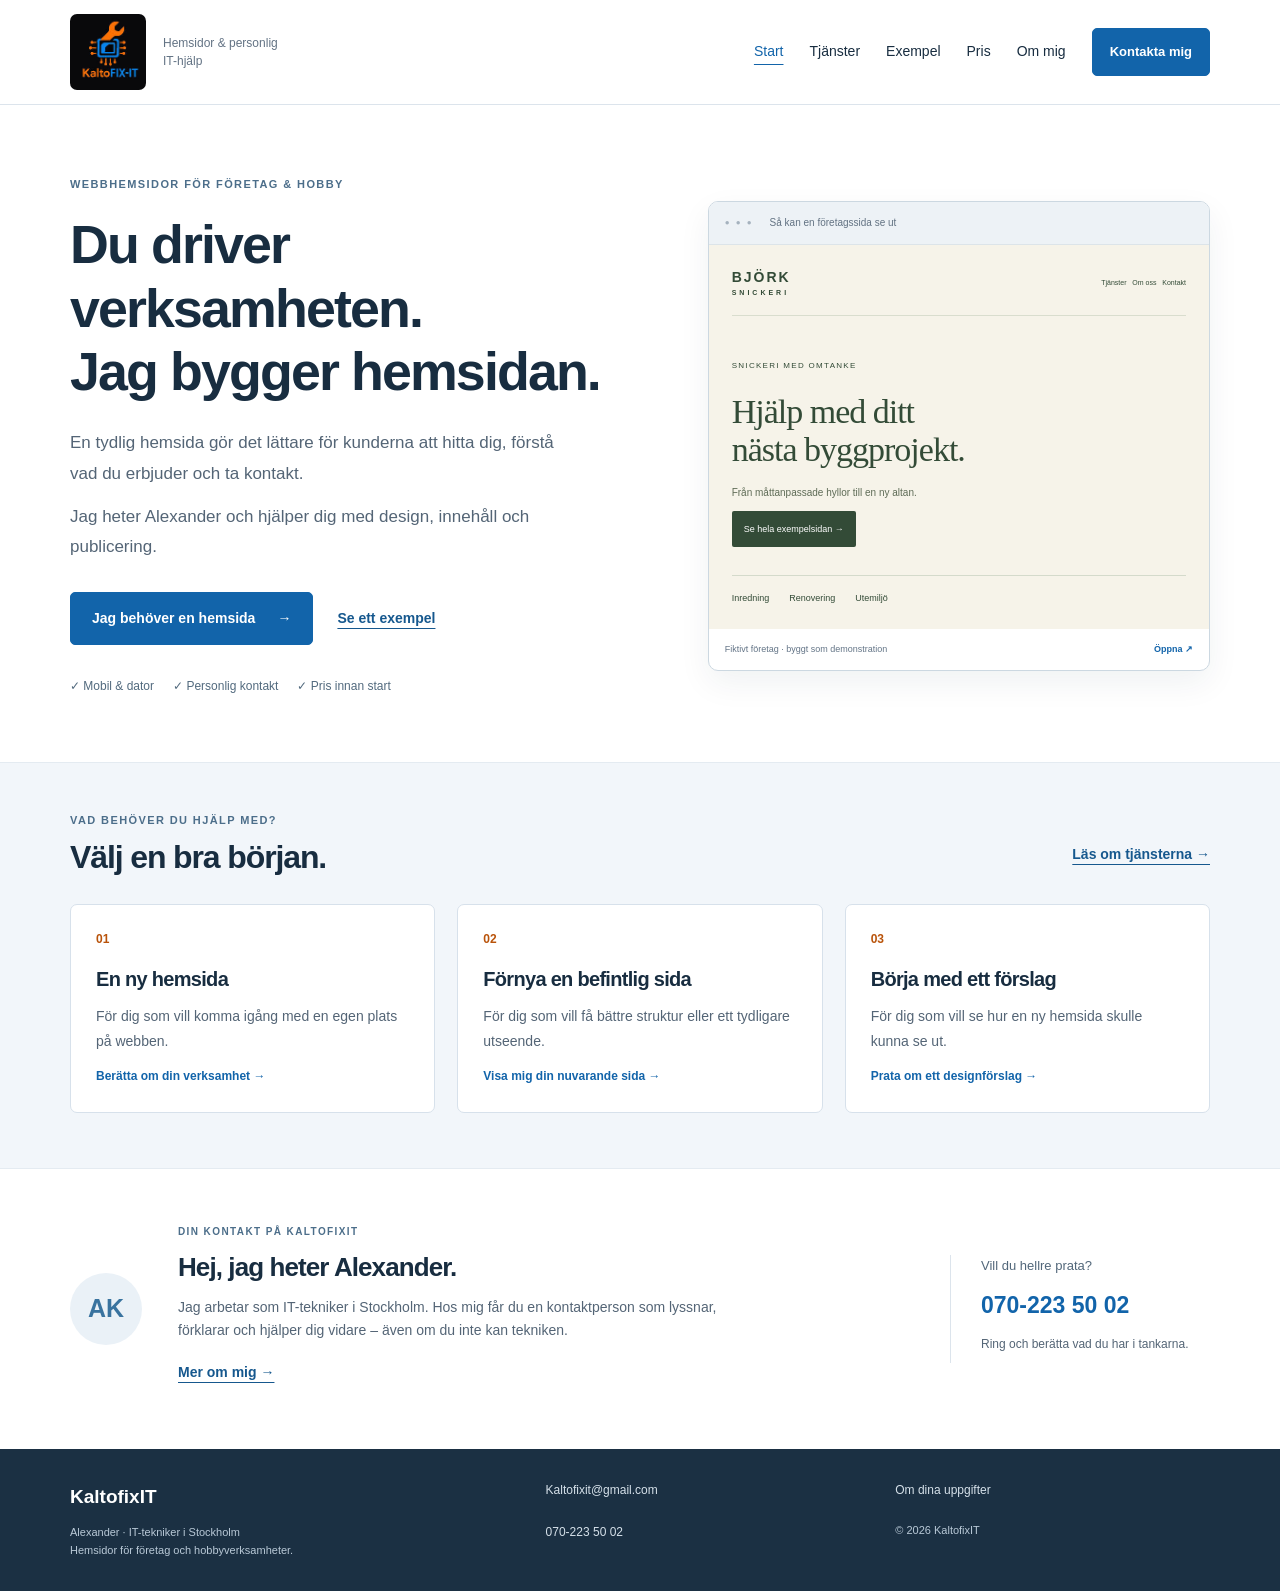
<file: index.html>
<!doctype html><html lang="sv"><head><meta charset="utf-8"><meta name="viewport" content="width=device-width, initial-scale=1"><meta name="description" content="Alexander på KaltofixIT bygger hemsidor för små och medelstora företag och hobbyverksamheter. Personlig kontakt och tydligt upplägg."><meta name="theme-color" content="#ffffff"><title>Hemsidor för mindre företag – KaltofixIT</title><link rel="icon" href="logo.png"><link rel="stylesheet" href="site.css"><script src="settings.js" defer></script><script src="contact.js" defer></script><script src="site.js" defer></script></head><body><a class="skip" href="#main">Hoppa till innehållet</a><header><div class="container header-row"><a class="identity" href="index.html" aria-label="KaltofixIT startsida"><img src="logo.png" width="160" height="160" alt="KaltofixIT"><span>Hemsidor & personlig IT-hjälp</span></a><button class="menu-button" aria-expanded="false" aria-controls="nav">Meny</button><nav id="nav" aria-label="Huvudmeny"><a href="index.html" aria-current="page">Start</a><a href="tjanster.html">Tjänster</a><a href="projekt.html">Exempel</a><a href="pris.html">Pris</a><a href="om-oss.html">Om mig</a><a class="btn small" href="kontakt.html">Kontakta mig</a></nav></div></header><main id="main"><section class="container intro"><div class="intro-copy"><span class="kicker">WEBBHEMSIDOR FÖR FÖRETAG & HOBBY</span><h1>Du driver verksamheten.<br>Jag bygger hemsidan.</h1><p>En tydlig hemsida gör det lättare för kunderna att hitta dig, förstå vad du erbjuder och ta kontakt.</p><p>Jag heter Alexander och hjälper dig med design, innehåll och publicering.</p><div class="buttons"><a class="btn" href="kontakt.html">Jag behöver en hemsida <span aria-hidden="true">→</span></a><a class="plain-link" href="projekt.html">Se ett exempel</a></div><div class="intro-facts"><span>✓ Mobil & dator</span><span>✓ Personlig kontakt</span><span>✓ Pris innan start</span></div></div><aside class="project-example" aria-label="Exempel på en företagssida"><div class="example-toolbar"><span class="browser-dots" aria-hidden="true">● ● ●</span><span>Så kan en företagssida se ut</span></div><div class="sample-site"><div class="sample-nav"><b>BJÖRK<span>SNICKERI</span></b><span>Tjänster &nbsp; Om oss &nbsp; Kontakt</span></div><div class="sample-main"><span class="sample-label">SNICKERI MED OMTANKE</span><h2>Hjälp med ditt<br>nästa byggprojekt.</h2><p>Från måttanpassade hyllor till en ny altan.</p><a href="exempel-snickeri.html">Se hela exempelsidan →</a></div><div class="sample-services"><span>Inredning</span><span>Renovering</span><span>Utemiljö</span></div></div><div class="example-caption"><span>Fiktivt företag · byggt som demonstration</span><a href="exempel-snickeri.html" aria-label="Öppna snickeriexemplet">Öppna ↗</a></div></aside></section><section class="service-section"><div class="container"><div class="section-heading"><div><span class="kicker">VAD BEHÖVER DU HJÄLP MED?</span><h2>Välj en bra början.</h2></div><a class="plain-link" href="tjanster.html">Läs om tjänsterna →</a></div><div class="service-options"><a href="kontakt.html?behov=ny"><span class="number">01</span><h3>En ny hemsida</h3><p>För dig som vill komma igång med en egen plats på webben.</p><span class="option-link">Berätta om din verksamhet →</span></a><a href="kontakt.html?behov=fornya"><span class="number">02</span><h3>Förnya en befintlig sida</h3><p>För dig som vill få bättre struktur eller ett tydligare utseende.</p><span class="option-link">Visa mig din nuvarande sida →</span></a><a href="kontakt.html?behov=forslag"><span class="number">03</span><h3>Börja med ett förslag</h3><p>För dig som vill se hur en ny hemsida skulle kunna se ut.</p><span class="option-link">Prata om ett designförslag →</span></a></div></div></section><section class="container personal"><div class="person-mark" aria-hidden="true">AK</div><div><span class="kicker">DIN KONTAKT PÅ KALTOFIXIT</span><h2>Hej, jag heter Alexander.</h2><p>Jag arbetar som IT-tekniker i Stockholm. Hos mig får du en kontaktperson som lyssnar, förklarar och hjälper dig vidare – även om du inte kan tekniken.</p><a class="plain-link" href="om-oss.html">Mer om mig →</a></div><div class="call-card"><span>Vill du hellre prata?</span><a href="tel:+46702235002">070-223 50 02</a><p>Ring och berätta vad du har i tankarna.</p></div></section></main><footer><div class="container footer-grid"><div><b>KaltofixIT</b><p>Alexander · IT-tekniker i Stockholm<br>Hemsidor för företag och hobbyverksamheter.</p></div><div class="footer-contact"><a href="mailto:Kaltofixit@gmail.com">Kaltofixit@gmail.com</a><a href="tel:+46702235002">070-223 50 02</a></div><div><a href="kontakt.html#integritet">Om dina uppgifter</a><p>© <span id="year">2026</span> KaltofixIT</p></div></div></footer></body></html>
</file>
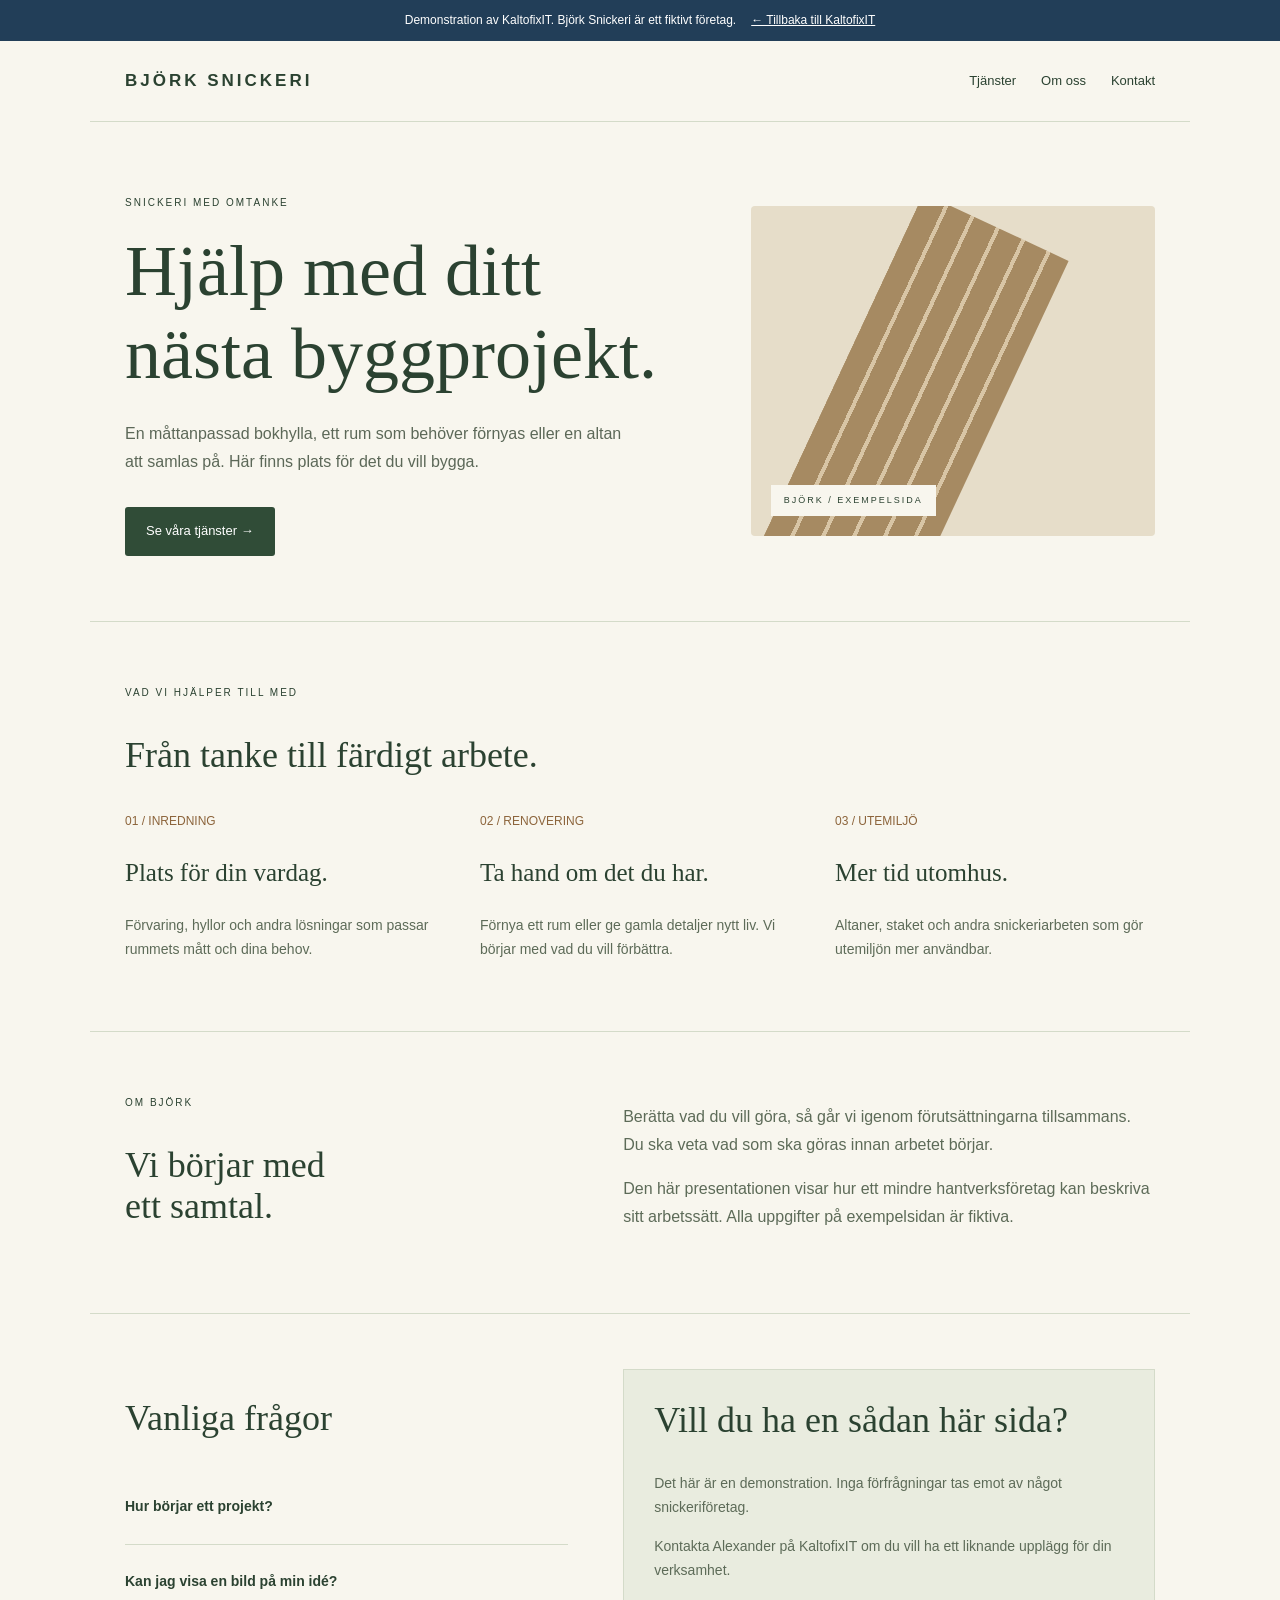
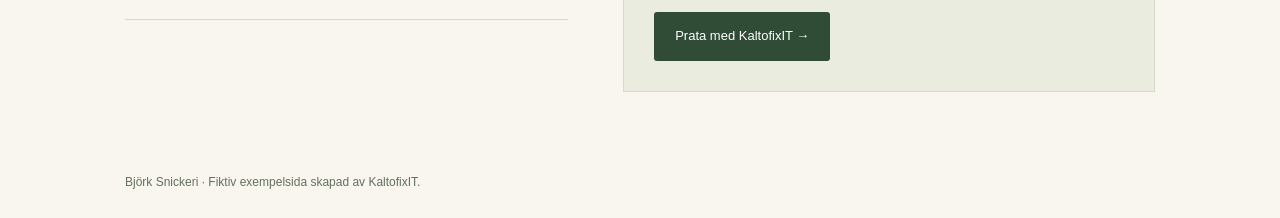
<file: exempel-snickeri.html>
<!doctype html><html lang="sv"><head><meta charset="utf-8"><meta name="viewport" content="width=device-width,initial-scale=1"><meta name="robots" content="noindex"><title>Björk Snickeri – demonstration av KaltofixIT</title><style>
*{box-sizing:border-box}html{scroll-behavior:smooth}body{margin:0;color:#2b4231;background:#f8f6ee;font:16px/1.75 Arial,sans-serif}a{color:inherit}h1,h2,h3{font-family:Georgia,serif;font-weight:400;line-height:1.15}h1{font-size:clamp(40px,6vw,72px);margin:15px 0 25px}h2{font-size:36px}h3{font-size:25px}.wrap{max-width:1100px;margin:auto;padding-inline:35px}.notice{background:#223e58;color:#fff;text-align:center;padding:10px 20px;font-size:12px}.notice a{margin-left:15px}.demo-nav{display:flex;justify-content:space-between;align-items:center;gap:20px;padding-block:25px;border-bottom:1px solid #d4dbc9}.demo-nav b{letter-spacing:3px;font-size:17px}.demo-nav nav{display:flex;gap:25px;font-size:13px}.demo-nav a{text-decoration:none}.hero{display:grid;grid-template-columns:1.4fr 1fr;gap:60px;align-items:center;padding-block:65px}.hero p{max-width:500px;color:#5c6858}.eyebrow{font-size:10px;letter-spacing:2px}.button{display:inline-flex;background:#304c37;color:white;padding:13px 21px;border-radius:3px;text-decoration:none;margin-top:15px;font-size:13px;min-height:48px}.timber{height:330px;position:relative;background:#e6ddc9;border-radius:4px;overflow:hidden}.timber:before{content:'';position:absolute;width:160px;height:450px;left:70px;top:0;transform:rotate(25deg);background:repeating-linear-gradient(90deg,#a68a62 0 24px,#d8c5a5 24px 28px)}.timber:after{content:'BJÖRK / EXEMPELSIDA';position:absolute;bottom:20px;left:20px;font-size:9px;letter-spacing:2px;background:#f8f6ee;padding:8px 13px}.section{padding-block:55px;border-top:1px solid #d4dbc9}.services{display:grid;grid-template-columns:repeat(3,1fr);gap:35px}.services p{font-size:14px;color:#5d6b58}.services span{font-size:12px;color:#8c643b}.split{display:grid;grid-template-columns:1fr 1.2fr;gap:55px}.split p{color:#5d6b58}details{padding:15px 0;border-bottom:1px solid #d4dbc9;font-size:14px}summary{cursor:pointer;min-height:44px;display:flex;align-items:center;font-weight:bold}details p{font-size:14px}.contact{background:#e9ecdf;padding:30px;border:1px solid #d4dbc9}.contact h2{margin-top:0}.contact p{font-size:14px}.foot{padding-block:25px;font-size:12px;color:#62725e}:focus-visible{outline:3px solid #a9642a;outline-offset:4px}@media(max-width:700px){.wrap{padding-inline:22px}.demo-nav{flex-direction:column;align-items:start;gap:12px}.demo-nav nav{gap:23px}.demo-nav nav a{min-height:44px;display:flex;align-items:center}.hero,.services,.split{grid-template-columns:1fr;gap:25px}.hero{padding-block:35px}.timber{height:200px}.hero h1{font-size:43px}.section{padding-block:35px}.services{gap:15px}.notice a{display:block;margin:3px 0}.contact{padding:23px}h2{font-size:30px}}@media(prefers-reduced-motion:reduce){html{scroll-behavior:auto}}
</style></head><body><div class="notice">Demonstration av KaltofixIT. Björk Snickeri är ett fiktivt företag.<a href="projekt.html">← Tillbaka till KaltofixIT</a></div><header class="wrap demo-nav"><b>BJÖRK SNICKERI</b><nav aria-label="Exempelsidans meny"><a href="#tjanster">Tjänster</a><a href="#om">Om oss</a><a href="#kontakt">Kontakt</a></nav></header><main><section class="wrap hero"><div><span class="eyebrow">SNICKERI MED OMTANKE</span><h1>Hjälp med ditt<br>nästa byggprojekt.</h1><p>En måttanpassad bokhylla, ett rum som behöver förnyas eller en altan att samlas på. Här finns plats för det du vill bygga.</p><a class="button" href="#tjanster">Se våra tjänster →</a></div><div class="timber" aria-hidden="true"></div></section><section class="wrap section" id="tjanster"><span class="eyebrow">VAD VI HJÄLPER TILL MED</span><h2>Från tanke till färdigt arbete.</h2><div class="services"><article><span>01 / INREDNING</span><h3>Plats för din vardag.</h3><p>Förvaring, hyllor och andra lösningar som passar rummets mått och dina behov.</p></article><article><span>02 / RENOVERING</span><h3>Ta hand om det du har.</h3><p>Förnya ett rum eller ge gamla detaljer nytt liv. Vi börjar med vad du vill förbättra.</p></article><article><span>03 / UTEMILJÖ</span><h3>Mer tid utomhus.</h3><p>Altaner, staket och andra snickeriarbeten som gör utemiljön mer användbar.</p></article></div></section><section class="wrap section split" id="om"><div><span class="eyebrow">OM BJÖRK</span><h2>Vi börjar med<br>ett samtal.</h2></div><div><p>Berätta vad du vill göra, så går vi igenom förutsättningarna tillsammans. Du ska veta vad som ska göras innan arbetet börjar.</p><p>Den här presentationen visar hur ett mindre hantverksföretag kan beskriva sitt arbetssätt. Alla uppgifter på exempelsidan är fiktiva.</p></div></section><section class="wrap section split"><div><h2>Vanliga frågor</h2><details><summary>Hur börjar ett projekt?</summary><p>Du beskriver vad du vill göra. Sedan går vi igenom omfattning, material och ett möjligt upplägg.</p></details><details><summary>Kan jag visa en bild på min idé?</summary><p>Ja, inspirationsbilder och ungefärliga mått kan vara en bra början när vi pratar om projektet.</p></details></div><div id="kontakt" class="contact"><h2>Vill du ha en sådan här sida?</h2><p>Det här är en demonstration. Inga förfrågningar tas emot av något snickeriföretag.</p><p>Kontakta Alexander på KaltofixIT om du vill ha ett liknande upplägg för din verksamhet.</p><a class="button" href="kontakt.html?behov=forslag">Prata med KaltofixIT →</a></div></section></main><footer class="wrap foot">Björk Snickeri · Fiktiv exempelsida skapad av KaltofixIT.</footer></body></html>
</file>
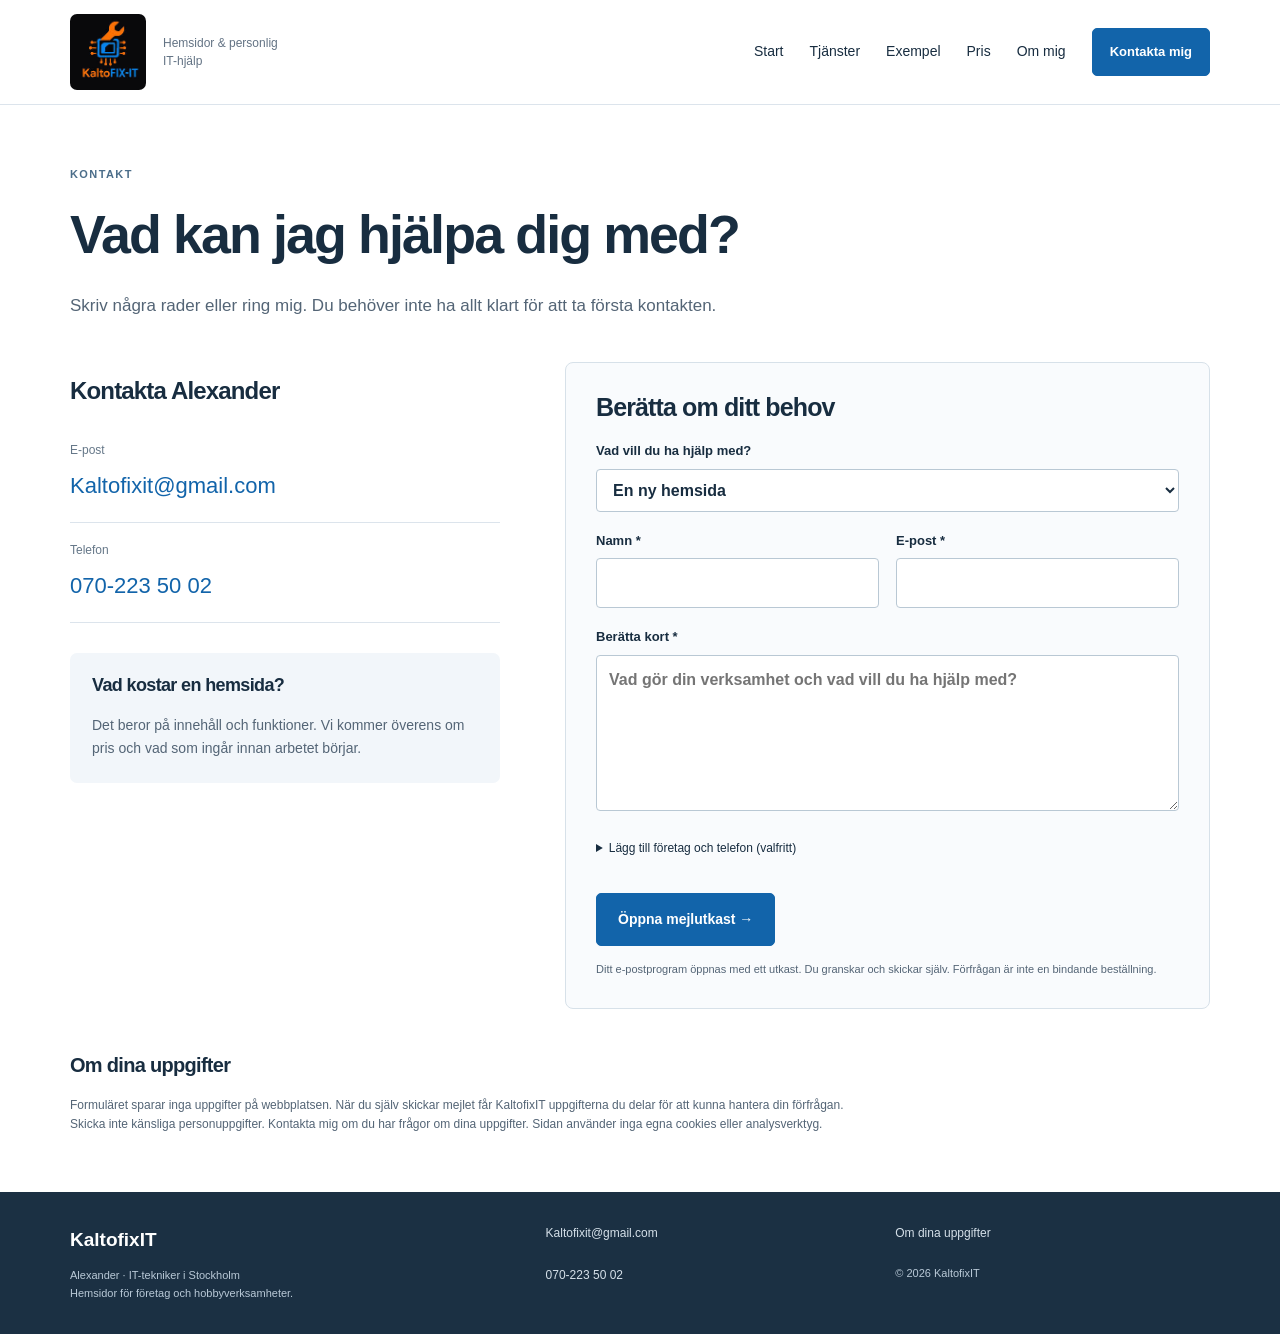
<file: kontakt.html>
<!doctype html><html lang="sv"><head><meta charset="utf-8"><meta name="viewport" content="width=device-width, initial-scale=1"><meta name="description" content="Alexander på KaltofixIT bygger hemsidor för små och medelstora företag och hobbyverksamheter. Personlig kontakt och tydligt upplägg."><meta name="theme-color" content="#ffffff"><title>Kontakt – KaltofixIT</title><link rel="icon" href="logo.png"><link rel="stylesheet" href="site.css"><script src="settings.js" defer></script><script src="contact.js" defer></script><script src="site.js" defer></script></head><body><a class="skip" href="#main">Hoppa till innehållet</a><header><div class="container header-row"><a class="identity" href="index.html" aria-label="KaltofixIT startsida"><img src="logo.png" width="160" height="160" alt="KaltofixIT"><span>Hemsidor & personlig IT-hjälp</span></a><button class="menu-button" aria-expanded="false" aria-controls="nav">Meny</button><nav id="nav" aria-label="Huvudmeny"><a href="index.html">Start</a><a href="tjanster.html">Tjänster</a><a href="projekt.html">Exempel</a><a href="pris.html">Pris</a><a href="om-oss.html">Om mig</a><a class="btn small" href="kontakt.html" aria-current="page">Kontakta mig</a></nav></div></header><main id="main"><section class="container page-heading compact"><span class="kicker">KONTAKT</span><h1>Vad kan jag hjälpa dig med?</h1><p>Skriv några rader eller ring mig. Du behöver inte ha allt klart för att ta första kontakten.</p></section><div class="container contact-layout"><aside><h2>Kontakta Alexander</h2><div class="contact-method"><span>E-post</span><a href="mailto:Kaltofixit@gmail.com">Kaltofixit@gmail.com</a></div><div class="contact-method"><span>Telefon</span><a href="tel:+46702235002">070-223 50 02</a></div><div class="contact-note"><h3>Vad kostar en hemsida?</h3><p>Det beror på innehåll och funktioner. Vi kommer överens om pris och vad som ingår innan arbetet börjar.</p></div></aside><section class="form-panel"><h2>Berätta om ditt behov</h2><form id="contact-form"><label>Vad vill du ha hjälp med?<select name="type"><option value="ny">En ny hemsida</option><option value="fornya">Förnya min hemsida</option><option value="forslag">Ett första designförslag</option><option value="fraga">Jag har en fråga</option></select></label><div class="form-grid"><label>Namn *<input name="name" autocomplete="name" required maxlength="100"></label><label>E-post *<input name="email" type="email" autocomplete="email" required maxlength="160"></label></div><label>Berätta kort *<textarea name="message" required maxlength="2000" rows="5" placeholder="Vad gör din verksamhet och vad vill du ha hjälp med?"></textarea></label><details class="optional"><summary>Lägg till företag och telefon (valfritt)</summary><div class="form-grid"><label>Företag<input name="company" autocomplete="organization" maxlength="120"></label><label>Telefon<input name="phone" type="tel" autocomplete="tel" maxlength="40"></label></div></details><button class="btn" type="submit" id="submit-contact">Öppna mejlutkast →</button><p class="form-note" id="delivery-note">Ditt e-postprogram öppnas med ett utkast. Du granskar och skickar själv. Förfrågan är inte en bindande beställning.</p><p id="form-status" role="status" aria-live="polite"></p><button id="copy-draft" class="plain-button" type="button" hidden>Kopiera förfrågan i stället</button><label id="manual-copy" hidden>Kopiera texten<textarea id="draft-text" readonly rows="7"></textarea></label><noscript><p>Formuläret behöver JavaScript. Mejla eller ring mig direkt via länkarna på sidan.</p></noscript></form></section></div><section class="container privacy" id="integritet"><h2>Om dina uppgifter</h2><p>Formuläret sparar inga uppgifter på webbplatsen. När du själv skickar mejlet får KaltofixIT uppgifterna du delar för att kunna hantera din förfrågan. Skicka inte känsliga personuppgifter. Kontakta mig om du har frågor om dina uppgifter. Sidan använder inga egna cookies eller analysverktyg.</p></section></main><footer><div class="container footer-grid"><div><b>KaltofixIT</b><p>Alexander · IT-tekniker i Stockholm<br>Hemsidor för företag och hobbyverksamheter.</p></div><div class="footer-contact"><a href="mailto:Kaltofixit@gmail.com">Kaltofixit@gmail.com</a><a href="tel:+46702235002">070-223 50 02</a></div><div><a href="kontakt.html#integritet">Om dina uppgifter</a><p>© <span id="year">2026</span> KaltofixIT</p></div></div></footer></body></html>
</file>
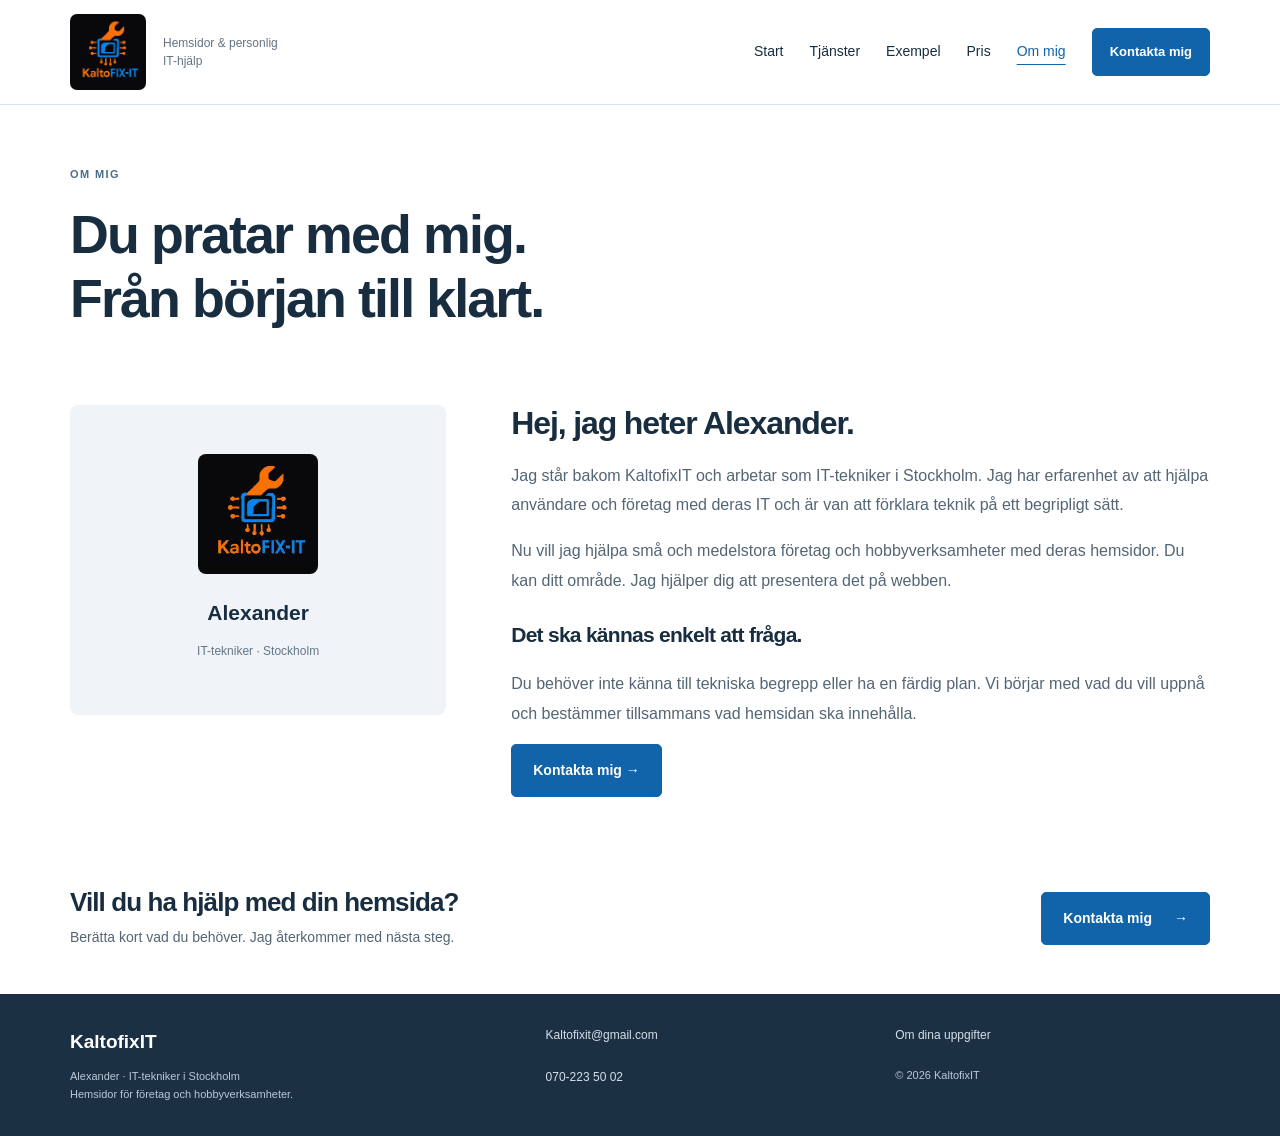
<file: om-oss.html>
<!doctype html><html lang="sv"><head><meta charset="utf-8"><meta name="viewport" content="width=device-width, initial-scale=1"><meta name="description" content="Alexander på KaltofixIT bygger hemsidor för små och medelstora företag och hobbyverksamheter. Personlig kontakt och tydligt upplägg."><meta name="theme-color" content="#ffffff"><title>Om Alexander – KaltofixIT</title><link rel="icon" href="logo.png"><link rel="stylesheet" href="site.css"><script src="settings.js" defer></script><script src="contact.js" defer></script><script src="site.js" defer></script></head><body><a class="skip" href="#main">Hoppa till innehållet</a><header><div class="container header-row"><a class="identity" href="index.html" aria-label="KaltofixIT startsida"><img src="logo.png" width="160" height="160" alt="KaltofixIT"><span>Hemsidor & personlig IT-hjälp</span></a><button class="menu-button" aria-expanded="false" aria-controls="nav">Meny</button><nav id="nav" aria-label="Huvudmeny"><a href="index.html">Start</a><a href="tjanster.html">Tjänster</a><a href="projekt.html">Exempel</a><a href="pris.html">Pris</a><a href="om-oss.html" aria-current="page">Om mig</a><a class="btn small" href="kontakt.html">Kontakta mig</a></nav></div></header><main id="main"><section class="container page-heading"><span class="kicker">OM MIG</span><h1>Du pratar med mig.<br>Från början till klart.</h1></section><section class="container about-layout"><div class="about-brand"><img src="logo.png" width="160" height="160" alt="KaltofixIT"><span>Alexander<br><small>IT-tekniker · Stockholm</small></span></div><div><h2>Hej, jag heter Alexander.</h2><p>Jag står bakom KaltofixIT och arbetar som IT-tekniker i Stockholm. Jag har erfarenhet av att hjälpa användare och företag med deras IT och är van att förklara teknik på ett begripligt sätt.</p><p>Nu vill jag hjälpa små och medelstora företag och hobbyverksamheter med deras hemsidor. Du kan ditt område. Jag hjälper dig att presentera det på webben.</p><h3>Det ska kännas enkelt att fråga.</h3><p>Du behöver inte känna till tekniska begrepp eller ha en färdig plan. Vi börjar med vad du vill uppnå och bestämmer tillsammans vad hemsidan ska innehålla.</p><a class="btn" href="kontakt.html">Kontakta mig →</a></div></section><section class="container end-contact"><div><h2>Vill du ha hjälp med din hemsida?</h2><p>Berätta kort vad du behöver. Jag återkommer med nästa steg.</p></div><a class="btn" href="kontakt.html">Kontakta mig <span aria-hidden="true">→</span></a></section></main><footer><div class="container footer-grid"><div><b>KaltofixIT</b><p>Alexander · IT-tekniker i Stockholm<br>Hemsidor för företag och hobbyverksamheter.</p></div><div class="footer-contact"><a href="mailto:Kaltofixit@gmail.com">Kaltofixit@gmail.com</a><a href="tel:+46702235002">070-223 50 02</a></div><div><a href="kontakt.html#integritet">Om dina uppgifter</a><p>© <span id="year">2026</span> KaltofixIT</p></div></div></footer></body></html>
</file>
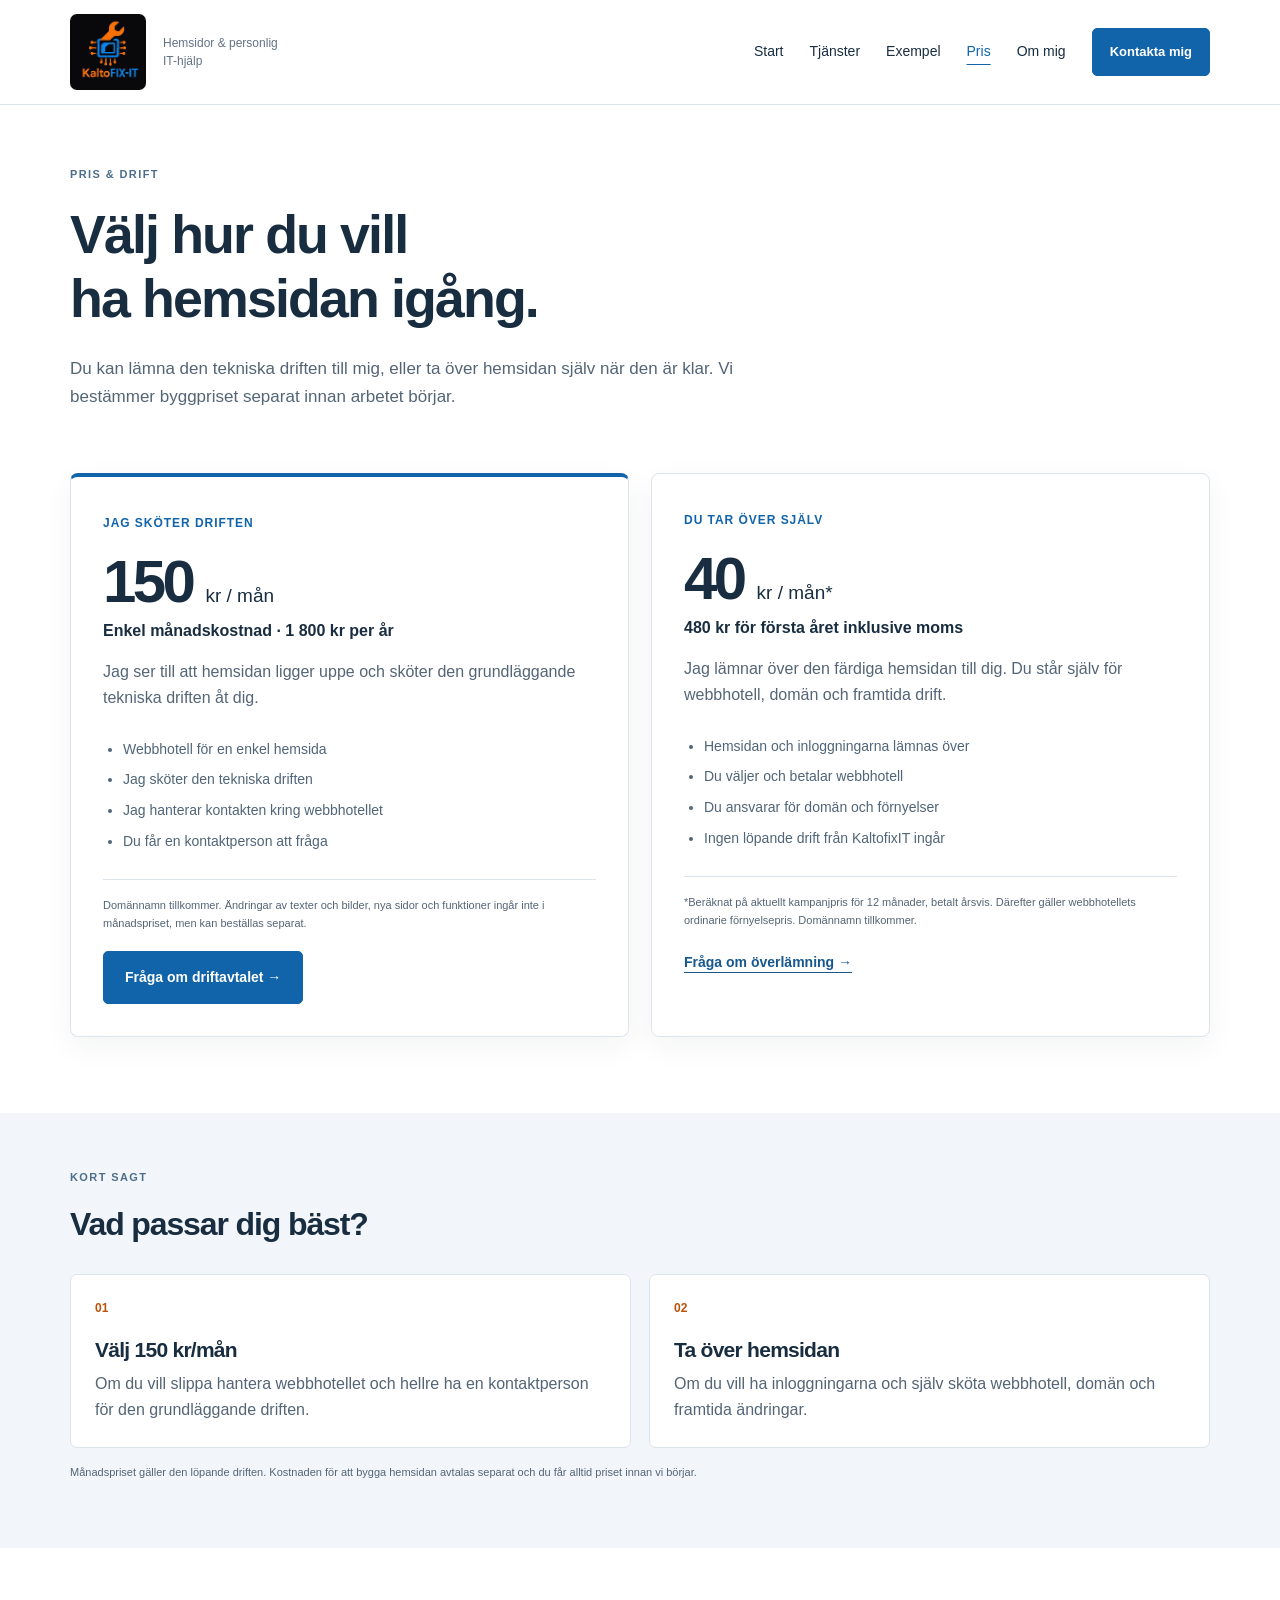
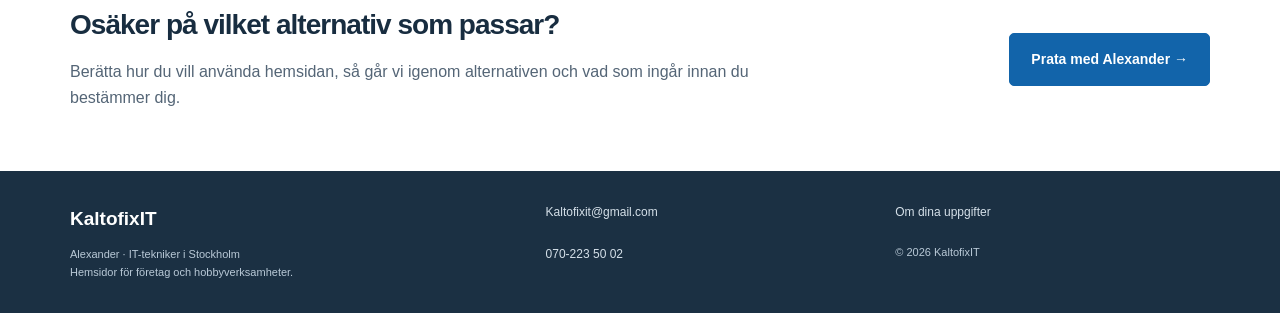
<file: pris.html>
<!doctype html><html lang="sv"><head><meta charset="utf-8"><meta name="viewport" content="width=device-width, initial-scale=1"><meta name="description" content="Alexander på KaltofixIT bygger hemsidor för små och medelstora företag och hobbyverksamheter. Personlig kontakt och tydligt upplägg."><meta name="theme-color" content="#ffffff"><title>Pris & drift – KaltofixIT</title><link rel="icon" href="logo.png"><link rel="stylesheet" href="site.css"><script src="settings.js" defer></script><script src="contact.js" defer></script><script src="site.js" defer></script></head><body><a class="skip" href="#main">Hoppa till innehållet</a><header><div class="container header-row"><a class="identity" href="index.html" aria-label="KaltofixIT startsida"><img src="logo.png" width="160" height="160" alt="KaltofixIT"><span>Hemsidor & personlig IT-hjälp</span></a><button class="menu-button" aria-expanded="false" aria-controls="nav">Meny</button><nav id="nav" aria-label="Huvudmeny"><a href="index.html">Start</a><a href="tjanster.html">Tjänster</a><a href="projekt.html">Exempel</a><a href="pris.html" aria-current="page">Pris</a><a href="om-oss.html">Om mig</a><a class="btn small" href="kontakt.html">Kontakta mig</a></nav></div></header><main id="main"><section class="container page-heading"><span class="kicker">PRIS & DRIFT</span><h1>Välj hur du vill<br>ha hemsidan igång.</h1><p>Du kan lämna den tekniska driften till mig, eller ta över hemsidan själv när den är klar. Vi bestämmer byggpriset separat innan arbetet börjar.</p></section><section class="container offer-grid"><article class="offer-card offer-featured"><span class="cost-label">JAG SKÖTER DRIFTEN</span><div class="cost-price">150 <small>kr / mån</small></div><p class="cost-total">Enkel månadskostnad · 1 800 kr per år</p><p>Jag ser till att hemsidan ligger uppe och sköter den grundläggande tekniska driften åt dig.</p><ul class="checklist"><li>Webbhotell för en enkel hemsida</li><li>Jag sköter den tekniska driften</li><li>Jag hanterar kontakten kring webbhotellet</li><li>Du får en kontaktperson att fråga</li></ul><p class="caption">Domännamn tillkommer. Ändringar av texter och bilder, nya sidor och funktioner ingår inte i månadspriset, men kan beställas separat.</p><a class="btn" href="kontakt.html?behov=fraga">Fråga om driftavtalet →</a></article><article class="offer-card"><span class="cost-label">DU TAR ÖVER SJÄLV</span><div class="cost-price">40 <small>kr / mån*</small></div><p class="cost-total">480 kr för första året inklusive moms</p><p>Jag lämnar över den färdiga hemsidan till dig. Du står själv för webbhotell, domän och framtida drift.</p><ul class="checklist"><li>Hemsidan och inloggningarna lämnas över</li><li>Du väljer och betalar webbhotell</li><li>Du ansvarar för domän och förnyelser</li><li>Ingen löpande drift från KaltofixIT ingår</li></ul><p class="caption">*Beräknat på aktuellt kampanjpris för 12 månader, betalt årsvis. Därefter gäller webbhotellets ordinarie förnyelsepris. Domännamn tillkommer.</p><a class="plain-link" href="kontakt.html?behov=fraga">Fråga om överlämning →</a></article></section><section class="soft"><div class="container section"><span class="kicker">KORT SAGT</span><h2>Vad passar dig bäst?</h2><div class="cost-items"><article><span class="number">01</span><h3>Välj 150 kr/mån</h3><p>Om du vill slippa hantera webbhotellet och hellre ha en kontaktperson för den grundläggande driften.</p></article><article><span class="number">02</span><h3>Ta över hemsidan</h3><p>Om du vill ha inloggningarna och själv sköta webbhotell, domän och framtida ändringar.</p></article></div><p class="caption">Månadspriset gäller den löpande driften. Kostnaden för att bygga hemsidan avtalas separat och du får alltid priset innan vi börjar.</p></div></section><section class="container cost-note"><div><h2>Osäker på vilket alternativ som passar?</h2><p>Berätta hur du vill använda hemsidan, så går vi igenom alternativen och vad som ingår innan du bestämmer dig.</p></div><a class="btn" href="kontakt.html?behov=fraga">Prata med Alexander →</a></section></main><footer><div class="container footer-grid"><div><b>KaltofixIT</b><p>Alexander · IT-tekniker i Stockholm<br>Hemsidor för företag och hobbyverksamheter.</p></div><div class="footer-contact"><a href="mailto:Kaltofixit@gmail.com">Kaltofixit@gmail.com</a><a href="tel:+46702235002">070-223 50 02</a></div><div><a href="kontakt.html#integritet">Om dina uppgifter</a><p>© <span id="year">2026</span> KaltofixIT</p></div></div></footer></body></html>
</file>
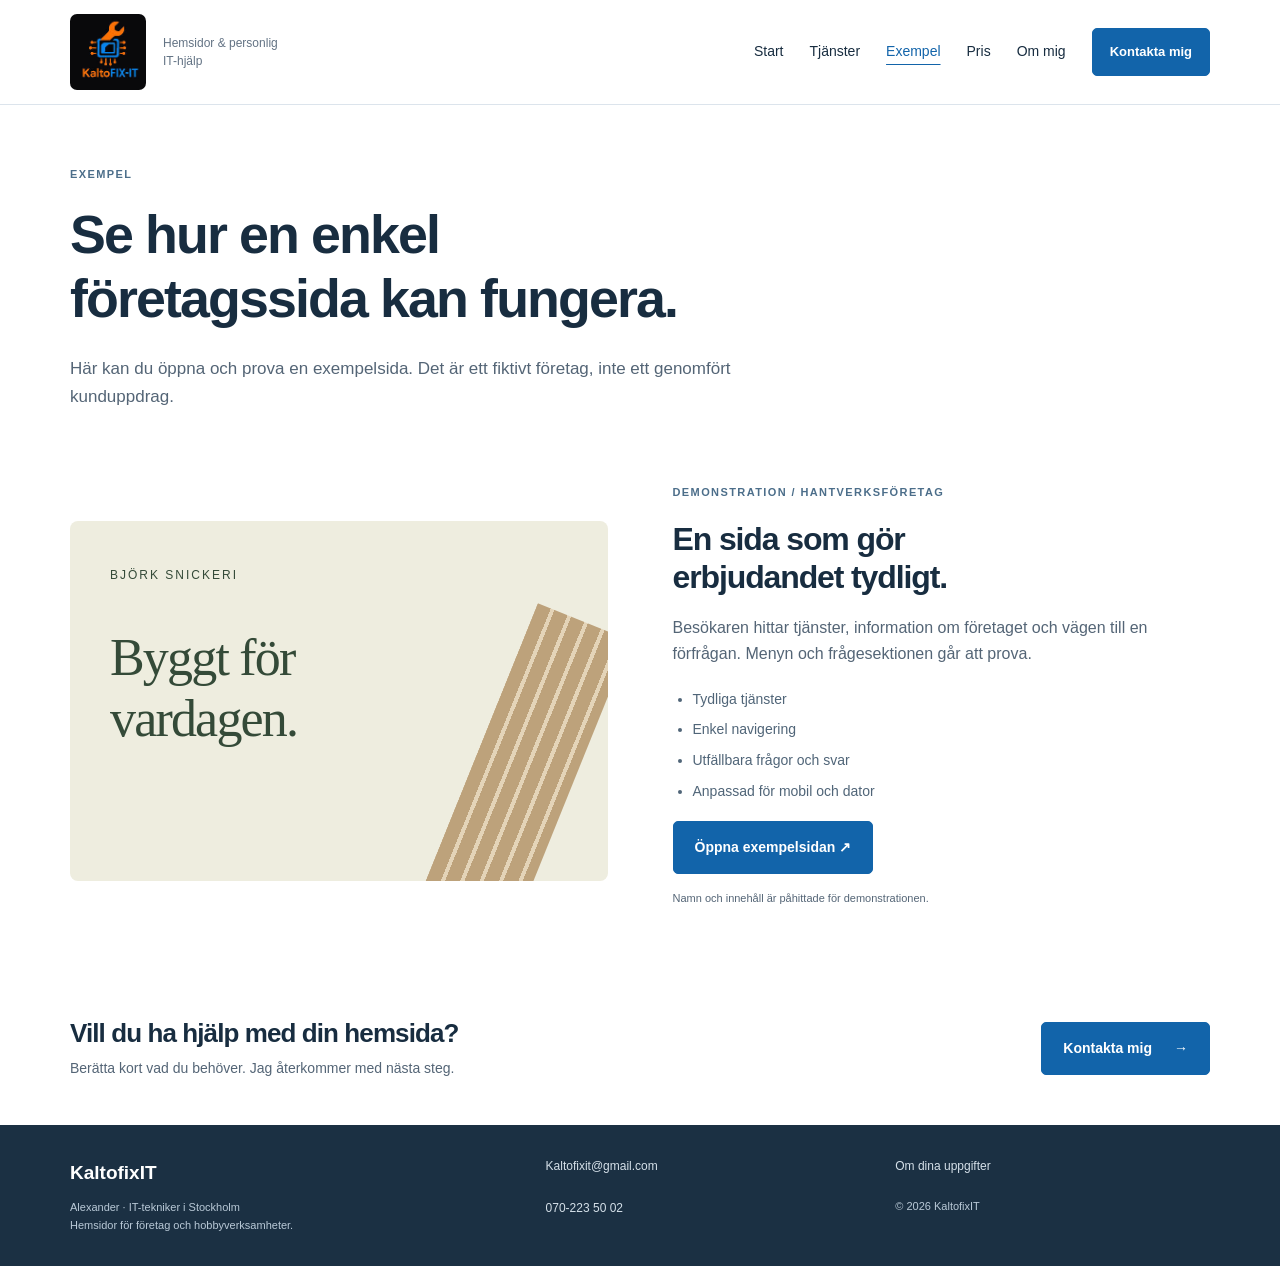
<file: projekt.html>
<!doctype html><html lang="sv"><head><meta charset="utf-8"><meta name="viewport" content="width=device-width, initial-scale=1"><meta name="description" content="Alexander på KaltofixIT bygger hemsidor för små och medelstora företag och hobbyverksamheter. Personlig kontakt och tydligt upplägg."><meta name="theme-color" content="#ffffff"><title>Exempel – KaltofixIT</title><link rel="icon" href="logo.png"><link rel="stylesheet" href="site.css"><script src="settings.js" defer></script><script src="contact.js" defer></script><script src="site.js" defer></script></head><body><a class="skip" href="#main">Hoppa till innehållet</a><header><div class="container header-row"><a class="identity" href="index.html" aria-label="KaltofixIT startsida"><img src="logo.png" width="160" height="160" alt="KaltofixIT"><span>Hemsidor & personlig IT-hjälp</span></a><button class="menu-button" aria-expanded="false" aria-controls="nav">Meny</button><nav id="nav" aria-label="Huvudmeny"><a href="index.html">Start</a><a href="tjanster.html">Tjänster</a><a href="projekt.html" aria-current="page">Exempel</a><a href="pris.html">Pris</a><a href="om-oss.html">Om mig</a><a class="btn small" href="kontakt.html">Kontakta mig</a></nav></div></header><main id="main"><section class="container page-heading"><span class="kicker">EXEMPEL</span><h1>Se hur en enkel<br>företagssida kan fungera.</h1><p>Här kan du öppna och prova en exempelsida. Det är ett fiktivt företag, inte ett genomfört kunduppdrag.</p></section><section class="container case-row"><div class="case-visual"><span>BJÖRK SNICKERI</span><h2>Byggt för<br>vardagen.</h2><div class="wood-lines" aria-hidden="true"></div></div><div><span class="kicker">DEMONSTRATION / HANTVERKSFÖRETAG</span><h2>En sida som gör<br>erbjudandet tydligt.</h2><p>Besökaren hittar tjänster, information om företaget och vägen till en förfrågan. Menyn och frågesektionen går att prova.</p><ul class="checklist"><li>Tydliga tjänster</li><li>Enkel navigering</li><li>Utfällbara frågor och svar</li><li>Anpassad för mobil och dator</li></ul><a class="btn" href="exempel-snickeri.html">Öppna exempelsidan ↗</a><p class="caption">Namn och innehåll är påhittade för demonstrationen.</p></div></section><section class="container end-contact"><div><h2>Vill du ha hjälp med din hemsida?</h2><p>Berätta kort vad du behöver. Jag återkommer med nästa steg.</p></div><a class="btn" href="kontakt.html">Kontakta mig <span aria-hidden="true">→</span></a></section></main><footer><div class="container footer-grid"><div><b>KaltofixIT</b><p>Alexander · IT-tekniker i Stockholm<br>Hemsidor för företag och hobbyverksamheter.</p></div><div class="footer-contact"><a href="mailto:Kaltofixit@gmail.com">Kaltofixit@gmail.com</a><a href="tel:+46702235002">070-223 50 02</a></div><div><a href="kontakt.html#integritet">Om dina uppgifter</a><p>© <span id="year">2026</span> KaltofixIT</p></div></div></footer></body></html>
</file>
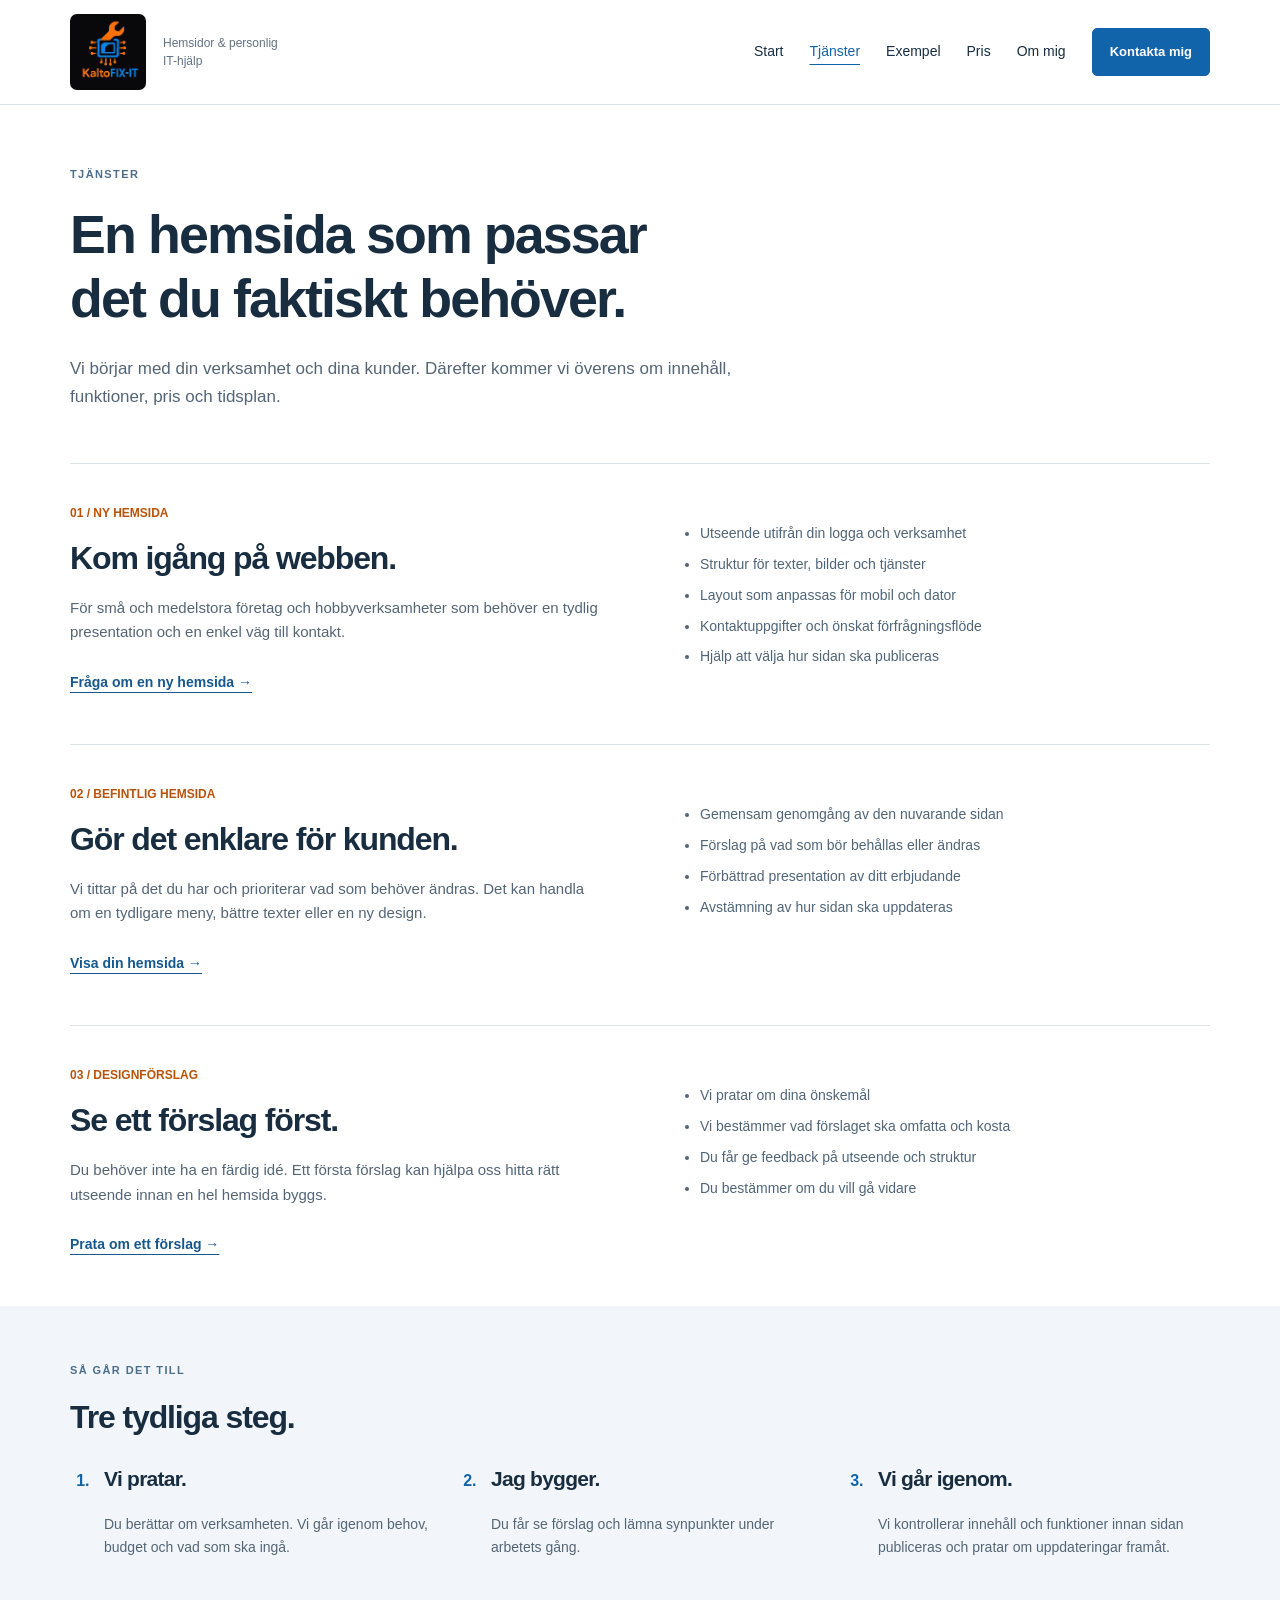
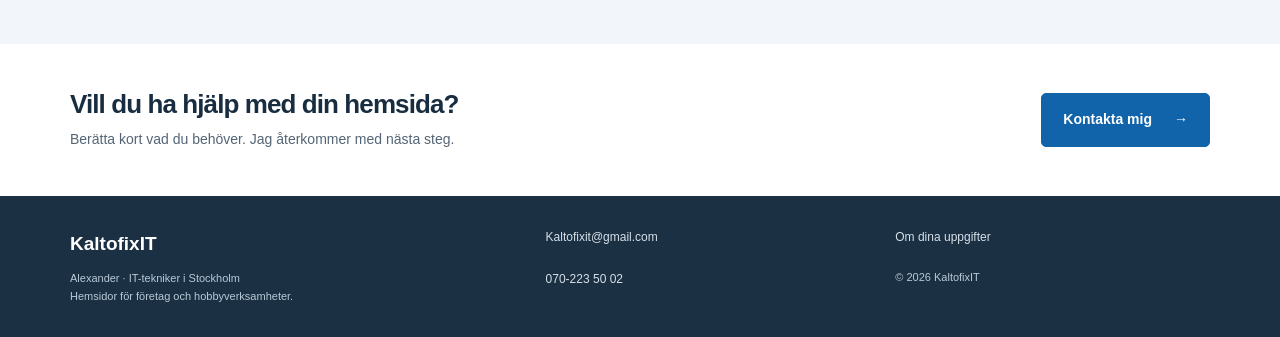
<file: tjanster.html>
<!doctype html><html lang="sv"><head><meta charset="utf-8"><meta name="viewport" content="width=device-width, initial-scale=1"><meta name="description" content="Alexander på KaltofixIT bygger hemsidor för små och medelstora företag och hobbyverksamheter. Personlig kontakt och tydligt upplägg."><meta name="theme-color" content="#ffffff"><title>Tjänster – KaltofixIT</title><link rel="icon" href="logo.png"><link rel="stylesheet" href="site.css"><script src="settings.js" defer></script><script src="contact.js" defer></script><script src="site.js" defer></script></head><body><a class="skip" href="#main">Hoppa till innehållet</a><header><div class="container header-row"><a class="identity" href="index.html" aria-label="KaltofixIT startsida"><img src="logo.png" width="160" height="160" alt="KaltofixIT"><span>Hemsidor & personlig IT-hjälp</span></a><button class="menu-button" aria-expanded="false" aria-controls="nav">Meny</button><nav id="nav" aria-label="Huvudmeny"><a href="index.html">Start</a><a href="tjanster.html" aria-current="page">Tjänster</a><a href="projekt.html">Exempel</a><a href="pris.html">Pris</a><a href="om-oss.html">Om mig</a><a class="btn small" href="kontakt.html">Kontakta mig</a></nav></div></header><main id="main"><section class="container page-heading"><span class="kicker">TJÄNSTER</span><h1>En hemsida som passar<br>det du faktiskt behöver.</h1><p>Vi börjar med din verksamhet och dina kunder. Därefter kommer vi överens om innehåll, funktioner, pris och tidsplan.</p></section><section class="container service-detail"><article><div><span class="number">01 / NY HEMSIDA</span><h2>Kom igång på webben.</h2><p>För små och medelstora företag och hobbyverksamheter som behöver en tydlig presentation och en enkel väg till kontakt.</p><a class="plain-link" href="kontakt.html?behov=ny">Fråga om en ny hemsida →</a></div><ul><li>Utseende utifrån din logga och verksamhet</li><li>Struktur för texter, bilder och tjänster</li><li>Layout som anpassas för mobil och dator</li><li>Kontaktuppgifter och önskat förfrågningsflöde</li><li>Hjälp att välja hur sidan ska publiceras</li></ul></article><article><div><span class="number">02 / BEFINTLIG HEMSIDA</span><h2>Gör det enklare för kunden.</h2><p>Vi tittar på det du har och prioriterar vad som behöver ändras. Det kan handla om en tydligare meny, bättre texter eller en ny design.</p><a class="plain-link" href="kontakt.html?behov=fornya">Visa din hemsida →</a></div><ul><li>Gemensam genomgång av den nuvarande sidan</li><li>Förslag på vad som bör behållas eller ändras</li><li>Förbättrad presentation av ditt erbjudande</li><li>Avstämning av hur sidan ska uppdateras</li></ul></article><article><div><span class="number">03 / DESIGNFÖRSLAG</span><h2>Se ett förslag först.</h2><p>Du behöver inte ha en färdig idé. Ett första förslag kan hjälpa oss hitta rätt utseende innan en hel hemsida byggs.</p><a class="plain-link" href="kontakt.html?behov=forslag">Prata om ett förslag →</a></div><ul><li>Vi pratar om dina önskemål</li><li>Vi bestämmer vad förslaget ska omfatta och kosta</li><li>Du får ge feedback på utseende och struktur</li><li>Du bestämmer om du vill gå vidare</li></ul></article></section><section class="soft"><div class="container section"><span class="kicker">SÅ GÅR DET TILL</span><h2>Tre tydliga steg.</h2><ol class="steps"><li><h3>Vi pratar.</h3><p>Du berättar om verksamheten. Vi går igenom behov, budget och vad som ska ingå.</p></li><li><h3>Jag bygger.</h3><p>Du får se förslag och lämna synpunkter under arbetets gång.</p></li><li><h3>Vi går igenom.</h3><p>Vi kontrollerar innehåll och funktioner innan sidan publiceras och pratar om uppdateringar framåt.</p></li></ol></div></section><section class="container end-contact"><div><h2>Vill du ha hjälp med din hemsida?</h2><p>Berätta kort vad du behöver. Jag återkommer med nästa steg.</p></div><a class="btn" href="kontakt.html">Kontakta mig <span aria-hidden="true">→</span></a></section></main><footer><div class="container footer-grid"><div><b>KaltofixIT</b><p>Alexander · IT-tekniker i Stockholm<br>Hemsidor för företag och hobbyverksamheter.</p></div><div class="footer-contact"><a href="mailto:Kaltofixit@gmail.com">Kaltofixit@gmail.com</a><a href="tel:+46702235002">070-223 50 02</a></div><div><a href="kontakt.html#integritet">Om dina uppgifter</a><p>© <span id="year">2026</span> KaltofixIT</p></div></div></footer></body></html>
</file>
<file: site.css>
:root{--ink:#182d40;--blue:#1264aa;--muted:#546576;--line:#dce4ec;--soft:#f2f6fa;--orange:#e66c12}*{box-sizing:border-box}html{scroll-behavior:smooth;scroll-padding-top:25px}body{margin:0;font-family:Arial,Helvetica,sans-serif;color:var(--ink);background:#fff;line-height:1.65}a{color:inherit;text-decoration:none}button,input,select,textarea{font:inherit}button,summary{cursor:pointer}h1,h2,h3,p{margin-top:0}h1,h2,h3{line-height:1.18;letter-spacing:-.035em}h1{font-size:clamp(34px,4.2vw,58px);margin-bottom:25px}h2{font-size:32px;margin-bottom:18px}h3{font-size:21px}p{color:var(--muted)}[hidden]{display:none!important}:focus-visible{outline:3px solid #e77a28;outline-offset:4px}.container{max-width:1220px;padding-inline:40px;margin:auto}.skip{position:fixed;left:20px;top:-100px;background:#fff;padding:12px;z-index:99}.skip:focus{top:10px}header{border-bottom:1px solid var(--line);background:#fff}.header-row{display:flex;align-items:center;justify-content:space-between;gap:25px;min-height:104px}.identity{display:flex;align-items:center;gap:17px}.identity img{width:76px;height:76px;border-radius:7px}.identity span{font-size:12px;color:#637384;max-width:130px;line-height:1.5}nav{display:flex;align-items:center;gap:26px;font-size:14px}nav>a{padding-block:12px}nav [aria-current=page]:not(.btn){color:var(--blue);text-decoration:underline;text-underline-offset:8px}.menu-button{display:none}.btn{display:inline-flex;align-items:center;justify-content:center;gap:22px;min-height:48px;padding:14px 21px;border:1px solid var(--blue);border-radius:5px;background:var(--blue);color:white;font-size:14px;font-weight:600;transition:background .15s}.btn:hover{background:#0d4d85}.btn.small{padding:11px 17px;font-size:13px}.btn:disabled{opacity:.65;cursor:wait}.plain-link{font-size:14px;font-weight:600;text-decoration:underline;text-underline-offset:5px;display:inline-flex;align-items:center;min-height:44px;color:#16588e}.buttons{display:flex;align-items:center;gap:24px;flex-wrap:wrap;margin-top:29px}.kicker{font-size:11px;font-weight:700;letter-spacing:1.4px;color:#4c6e8a;display:block;margin-bottom:20px}.intro{display:grid;grid-template-columns:1.14fr 1fr;gap:65px;align-items:center;padding-block:70px 65px}.intro-copy>p{font-size:17px;max-width:510px;line-height:1.8;margin-bottom:12px}.intro-facts{display:flex;gap:19px;flex-wrap:wrap;font-size:12px;margin-top:32px;color:#526a7e}.project-example{min-width:0;border:1px solid #ccd8e1;border-radius:10px;overflow:hidden;box-shadow:0 12px 32px #172e4010;background:#fff}.example-toolbar{display:flex;align-items:center;gap:16px;padding:13px 16px;background:#edf2f6;border-bottom:1px solid #dce4e9;font-size:10px;color:#627282}.browser-dots{font-size:8px;letter-spacing:2px;color:#a5b2be}.sample-site{background:#f6f3e9;color:#334b37;padding:23px}.sample-nav{display:flex;justify-content:space-between;align-items:center;border-bottom:1px solid #d9ddce;padding-bottom:18px}.sample-nav b{font-size:14px;letter-spacing:2px;line-height:1.4}.sample-nav b span{display:block;font-size:7px;letter-spacing:3px}.sample-nav>span{font-size:7px}.sample-main{padding-block:34px 28px}.sample-label{font-size:8px;letter-spacing:1.3px}.sample-main h2{font-family:Georgia,serif;font-weight:400;font-size:34px;line-height:1.12;letter-spacing:-1px;margin:16px 0}.sample-main p{font-size:10px;color:#5e6b56}.sample-main a{display:inline-flex;padding:9px 12px;background:#334b37;color:#fff;font-size:9px;border-radius:2px;min-height:36px;align-items:center}.sample-services{display:flex;border-top:1px solid #d4dacb;padding-top:15px;gap:20px;font-size:9px}.example-caption{padding:13px 16px;display:flex;justify-content:space-between;gap:15px;font-size:9px;color:#647587}.example-caption a{font-weight:700;color:var(--blue)}.service-section{background:var(--soft);border-block:1px solid #e4ebf1;padding-block:48px 55px}.section-heading{display:flex;justify-content:space-between;align-items:end;gap:25px;margin-bottom:27px}.section-heading .kicker{margin-bottom:10px}.section-heading h2{margin:0}.service-options{display:grid;grid-template-columns:repeat(3,minmax(0,1fr));gap:22px}.service-options>a{background:#fff;border:1px solid #d7e1eb;border-radius:7px;padding:25px;display:flex;flex-direction:column;transition:border-color .15s}.service-options>a:hover{border-color:#3279b2}.number{font-size:12px;font-weight:700;color:#b9530a;display:block;margin-bottom:19px}.service-options h3{font-size:20px;margin-bottom:12px}.service-options p{font-size:14px;line-height:1.75}.option-link{font-size:12px;color:var(--blue);font-weight:600;margin-top:auto}.personal{display:grid;grid-template-columns:80px 1fr 260px;gap:28px;align-items:center;padding-block:55px}.person-mark{width:72px;height:72px;border-radius:50%;background:#eaf1f7;display:grid;place-items:center;color:#39739f;font-size:25px;font-weight:bold}.personal .kicker{font-size:10px;margin-bottom:12px}.personal h2{font-size:26px;margin-bottom:13px}.personal p{font-size:14px;max-width:570px;margin-bottom:8px}.call-card{border-left:1px solid var(--line);padding-left:30px}.call-card>span{font-size:13px;color:#52677a;display:block}.call-card>a{font-size:23px;font-weight:700;display:inline-block;padding-block:10px;color:var(--blue)}.call-card p{font-size:12px}footer{background:#1b3043;color:#d5e0e9;padding-block:32px}.footer-grid{display:grid;grid-template-columns:1.4fr 1fr 1fr;gap:35px;font-size:12px}.footer-grid b{font-size:19px;color:white}.footer-grid p{font-size:11px;color:#b9c9d7;margin:10px 0 0}.footer-contact{display:flex;flex-direction:column;gap:12px}footer a{display:inline-block;min-height:30px}footer a:hover{text-decoration:underline}.page-heading{padding-block:60px 35px}.page-heading>p{max-width:700px;font-size:17px}.page-heading.compact{padding-bottom:25px}.service-detail article{display:grid;grid-template-columns:1fr 1fr;gap:80px;border-top:1px solid var(--line);padding-block:40px}.service-detail article p{font-size:15px}.service-detail ul,.checklist{padding-left:20px;line-height:2.2;font-size:14px;color:#506578}.service-detail .number{margin-bottom:16px}.soft{background:var(--soft)}.section{padding-block:55px}.steps{display:grid;grid-template-columns:repeat(3,minmax(0,1fr));gap:45px;padding-left:24px}.steps li{padding-left:10px}.steps li::marker{color:var(--blue);font-weight:700}.steps h3{margin-top:12px}.steps p{font-size:14px}.end-contact{padding-block:45px;display:flex;align-items:center;justify-content:space-between;gap:30px}.end-contact h2{font-size:26px;margin-bottom:8px}.end-contact p{margin:0;font-size:14px}.end-contact .btn{flex-shrink:0}.case-row{display:grid;grid-template-columns:1fr 1fr;gap:65px;align-items:center;padding-block:20px 55px}.case-visual{position:relative;min-height:360px;overflow:hidden;background:#eeeddf;border-radius:8px;padding:40px;color:#344a38}.case-visual>span{font-size:12px;letter-spacing:2px;position:relative;z-index:1}.case-visual h2{font-family:Georgia,serif;font-size:52px;font-weight:400;position:relative;z-index:1;margin-top:40px}.wood-lines{position:absolute;bottom:-30px;right:30px;width:100px;height:300px;background:repeating-linear-gradient(90deg,#bda27b 0 14px,#e4d4b8 14px 18px);transform:rotate(22deg)}.caption{font-size:11px;margin-top:15px}.about-layout{display:grid;grid-template-columns:.7fr 1.3fr;gap:65px;padding-block:15px 45px}.about-layout p{line-height:1.85}.about-layout h3{margin-top:28px}.about-brand{background:#f0f4f8;border-radius:8px;display:flex;flex-direction:column;align-items:center;justify-content:center;gap:22px;padding:35px;align-self:start;min-height:310px}.about-brand img{width:120px;height:120px;border-radius:8px}.about-brand>span{text-align:center;font-size:21px;font-weight:bold}.about-brand small{font-size:12px;font-weight:400;color:#637789}.contact-layout{display:grid;grid-template-columns:.8fr 1.2fr;gap:65px;padding-bottom:45px}.contact-layout aside{padding-top:15px}.contact-layout aside h2{font-size:24px}.contact-method{padding-block:18px;border-bottom:1px solid var(--line)}.contact-method span{display:block;font-size:12px;color:#657788;margin-bottom:7px}.contact-method a{font-size:22px;color:var(--blue);overflow-wrap:anywhere}.contact-note{padding:22px;background:var(--soft);margin-top:30px;border-radius:7px}.contact-note h3{font-size:18px}.contact-note p{font-size:14px;margin-bottom:0}.form-panel{border:1px solid #d7e1e9;border-radius:8px;padding:30px;background:#f9fbfd}.form-panel h2{font-size:25px}.form-grid{display:grid;grid-template-columns:1fr 1fr;gap:17px}label{display:block;font-size:13px;font-weight:600;margin-bottom:18px}input,select,textarea{width:100%;display:block;margin-top:7px;border:1px solid #b9c8d4;border-radius:4px;background:#fff;color:var(--ink);padding:11px 12px;font-size:16px}textarea{resize:vertical;min-height:135px}.optional{margin-bottom:20px}.optional summary{font-size:12px;min-height:44px;padding-block:10px}.optional .form-grid{padding-top:15px}.form-note{font-size:11px;margin:14px 0 0}.plain-button{border:0;background:none;color:var(--blue);text-decoration:underline;font-size:13px;padding:10px 0;min-height:44px}#form-status{font-size:13px;margin:15px 0 0}#form-status:empty{margin:0}#form-status[data-error=true]{color:#a42e21}.privacy{padding-bottom:45px}.privacy h2{font-size:20px}.privacy p{font-size:12px;max-width:800px}.demo-banner{background:#e7eff6;padding:12px 20px;font-size:13px;text-align:center}.demo-banner a{color:var(--blue);text-decoration:underline}
@media(max-width:1000px){.identity span{display:none}.intro{gap:35px}.container{padding-inline:28px}.service-options{gap:15px}.service-options>a{padding:20px}.personal{grid-template-columns:60px 1fr 220px;gap:20px}.person-mark{height:56px;width:56px;font-size:20px}.call-card{padding-left:20px}.call-card>a{font-size:20px}.service-detail article{gap:40px}.contact-layout{gap:35px}.sample-main h2{font-size:29px}}
@media(max-width:720px){.container{padding-inline:22px}.header-row{min-height:82px;flex-wrap:wrap;gap:0;padding-block:5px}.identity img{width:66px;height:66px}.menu-button{display:block;border:1px solid #b7c6d2;color:var(--ink);background:#fff;padding:9px 16px;border-radius:4px;min-height:44px;font-size:13px}nav{display:none;width:100%;padding-block:10px 15px}nav.open{display:flex;flex-direction:column;align-items:stretch;gap:0}nav>a{min-height:46px;padding:10px}nav .btn{margin-top:8px}.intro{grid-template-columns:1fr;gap:35px;padding-block:38px 40px}h1{font-size:36px}.intro-copy>p{font-size:16px}.kicker{font-size:10px;letter-spacing:1px;margin-bottom:17px}.buttons{gap:16px;margin-top:25px}.buttons .btn{font-size:13px;padding:13px 17px}.plain-link{font-size:13px}.intro-facts{gap:12px 18px;font-size:11px;margin-top:23px}.sample-site{padding:20px}.sample-main h2{font-size:34px}.sample-main{padding-top:28px}.sample-main a{min-height:44px;font-size:10px}.sample-nav>span{font-size:6px}.example-caption{font-size:9px;padding:12px}.section-heading{align-items:start;flex-direction:column;gap:12px}h2{font-size:28px}.service-options{grid-template-columns:1fr}.service-options>a{padding:22px}.number{margin-bottom:12px}.service-options h3{font-size:22px}.service-options p{margin-bottom:15px}.option-link{font-size:12px}.service-section{padding-block:35px}.personal{grid-template-columns:56px 1fr;gap:20px;padding-block:38px}.personal h2{font-size:25px}.personal .call-card{grid-column:1/-1;border-left:0;border-top:1px solid var(--line);padding:23px 0 0}.footer-grid{grid-template-columns:1fr;gap:22px}.footer-grid>div:last-child{display:flex;justify-content:space-between;align-items:start;gap:15px}.footer-grid p{margin-top:7px}.footer-grid>div:last-child p{margin:0}.footer-contact{gap:7px}.page-heading{padding-block:35px 20px}.page-heading>p{font-size:16px}.service-detail article,.steps,.case-row,.about-layout,.contact-layout{grid-template-columns:1fr}.service-detail article{gap:10px;padding-block:28px}.service-detail h2{font-size:28px}.service-detail ul{font-size:14px}.steps{gap:15px}.section{padding-block:38px}.end-contact{align-items:start;flex-direction:column;gap:22px;padding-block:35px}.case-row{gap:30px;padding-top:10px}.case-visual{min-height:290px;padding:30px}.case-visual h2{font-size:45px}.about-layout{gap:30px}.about-brand{min-height:220px}.about-brand img{width:100px;height:100px}.contact-layout{gap:30px}.contact-layout aside{padding-top:0}.contact-method a{font-size:21px}.form-panel{padding:24px 18px}.form-grid{grid-template-columns:1fr;gap:0}.form-panel .btn{width:100%}.contact-note{margin-top:20px}.contact-layout aside .contact-note{display:none}}
@media(prefers-reduced-motion:reduce){html{scroll-behavior:auto}*{transition:none!important}}
.cost-overview{display:grid;grid-template-columns:1.1fr .9fr;gap:56px;padding-block:26px 76px;align-items:start}.cost-card{padding:34px;border:1px solid var(--line);border-top:4px solid var(--blue);border-radius:8px;box-shadow:0 10px 30px #182d400d}.cost-label{font-size:12px;font-weight:700;letter-spacing:.08em;color:var(--blue)}.cost-price{font-size:64px;font-weight:700;letter-spacing:-.06em;line-height:1.2;margin-top:10px}.cost-price small{font-size:19px;font-weight:500;letter-spacing:0}.cost-total{font-weight:700;color:var(--ink);margin-bottom:15px}.cost-card .checklist{margin-block:22px}.cost-card .caption{padding-top:18px;border-top:1px solid var(--line);font-size:12px}.cost-aside{padding-top:17px}.cost-aside h2{margin-top:15px}.cost-items{display:grid;grid-template-columns:repeat(2,1fr);gap:18px;margin-top:30px}.cost-items article{background:#fff;border:1px solid var(--line);border-radius:7px;padding:24px}.cost-items h3{margin:8px 0}.cost-items p{margin-bottom:0}.cost-note{display:flex;align-items:center;justify-content:space-between;gap:38px;padding-block:60px}.cost-note>div{max-width:720px}.cost-note h2{font-size:28px}.cost-note p{margin-bottom:0}@media(max-width:760px){.cost-overview{grid-template-columns:1fr;gap:22px;padding-block:10px 45px}.cost-card{padding:25px 20px}.cost-price{font-size:56px}.cost-items{grid-template-columns:1fr}.cost-note{align-items:flex-start;flex-direction:column;padding-block:42px}}
.offer-grid{display:grid;grid-template-columns:repeat(2,minmax(0,1fr));gap:22px;padding-block:10px 76px}.offer-card{border:1px solid var(--line);border-radius:8px;padding:32px;box-shadow:0 10px 30px #182d400d}.offer-featured{border-top:4px solid var(--blue)}.offer-card .cost-price{font-size:60px}.offer-card .checklist{margin-block:22px}.offer-card .btn{margin-top:8px}.offer-card .caption{padding-top:16px;border-top:1px solid var(--line)}@media(max-width:760px){.offer-grid{grid-template-columns:1fr;gap:16px;padding-block:8px 46px}.offer-card{padding:25px 20px}.offer-card .cost-price{font-size:54px}}
</file>
